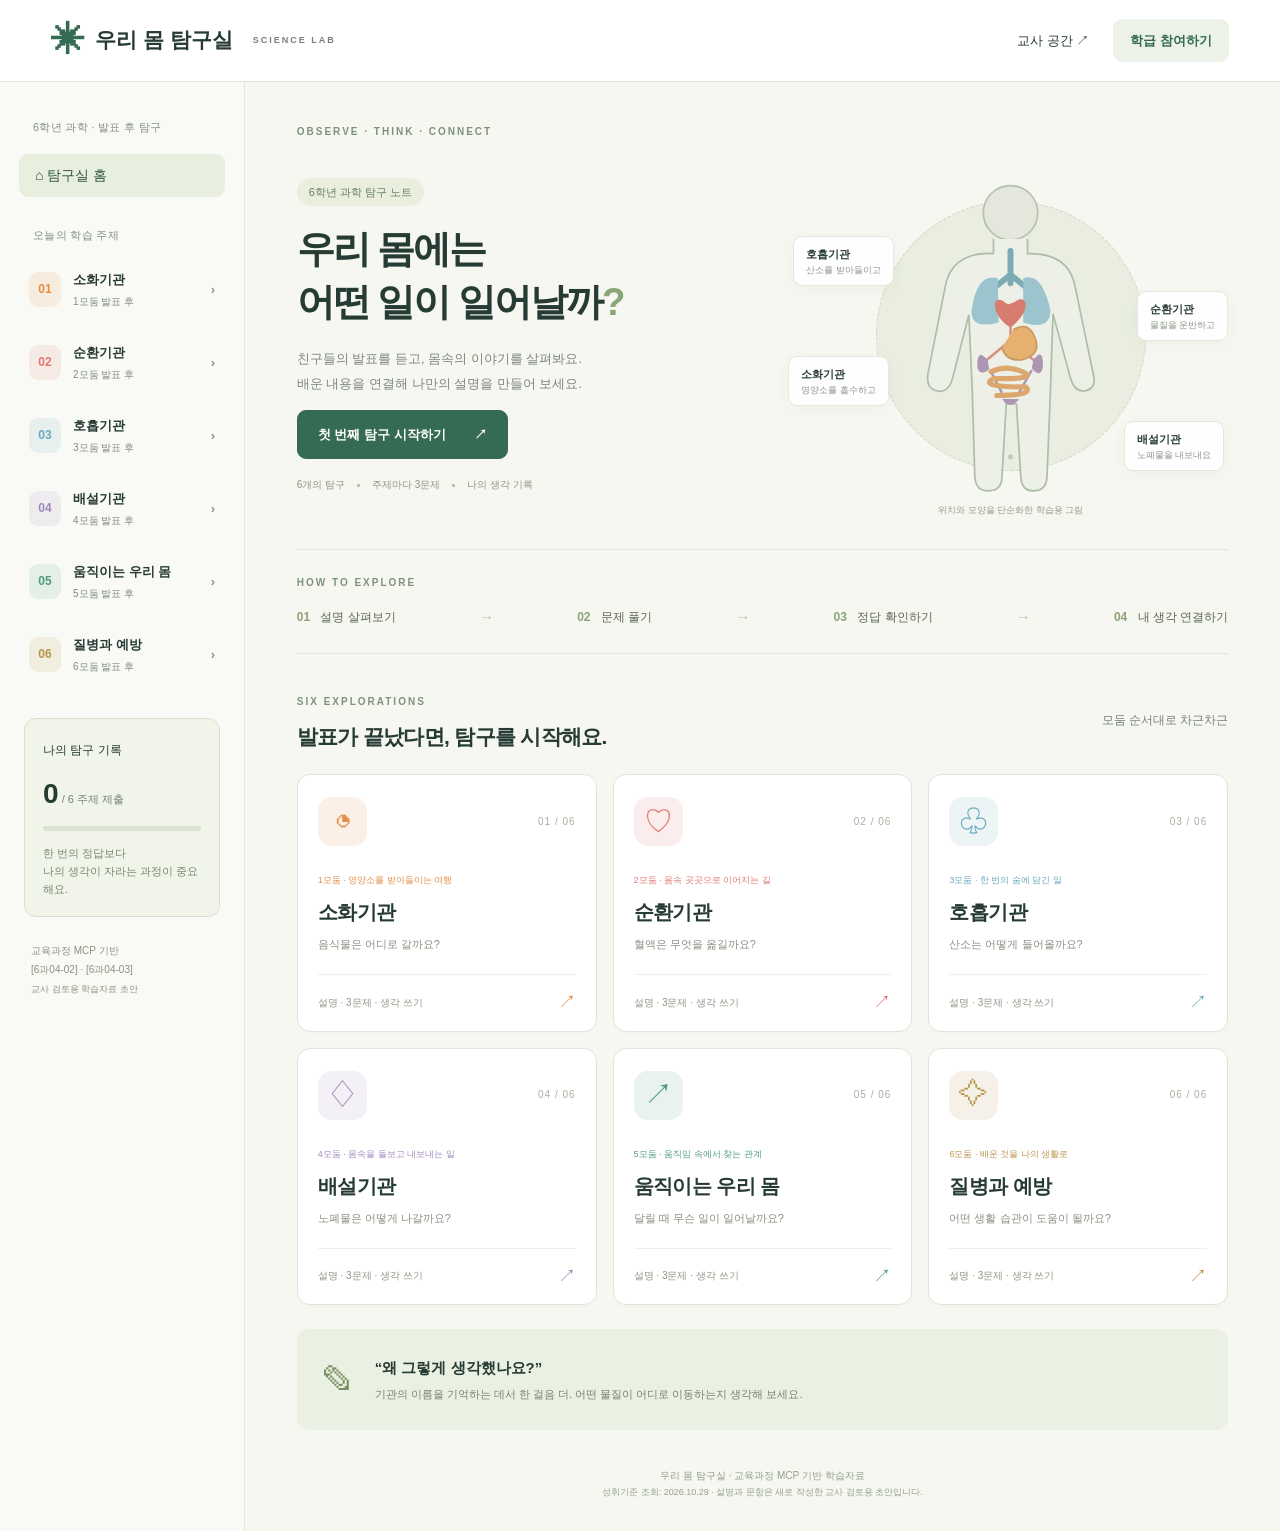
<file: docs/index.html>
﻿<!doctype html><html lang="ko"><head><meta charset="UTF-8"><meta name="viewport" content="width=device-width,initial-scale=1"><title>우리 몸 탐구실 | 6학년 과학</title><meta name="description" content="모둠 발표 후 함께 탐구하는 우리 몸의 구조와 기능"><script>window.__BODY_BACKEND__='https://body-lab-sixth-grade.foggybread14.chatgpt.site';</script>  <script type="module" crossorigin src="./assets/index-CZa5RGBX.js"></script>
  <link rel="stylesheet" crossorigin href="./assets/index-FiulSIOw.css">
</head><body><div id="root"></div></body></html>
</file>
<file: docs/assets/index-FiulSIOw.css>
:root{--ink:#273b35;--muted:#75827c;--green:#356b52;--line:#e1e7dc;--paper:#fff;--bg:#f6f7f1}*{box-sizing:border-box}body{background:var(--bg);color:var(--ink);margin:0;font-family:Malgun Gothic,Apple SD Gothic Neo,sans-serif;font-size:15px;line-height:1.65}button,input,textarea,select{font:inherit}button,a,input,textarea,summary{outline-offset:4px}button{cursor:pointer;border:1px solid var(--line);color:var(--ink);background:#fff;border-radius:9px;padding:10px 16px}button:hover{filter:brightness(.97)}button:disabled{cursor:not-allowed;opacity:.5}a{color:inherit;text-decoration:none}h1,h2,h3,p{margin-top:0}h2{letter-spacing:-.7px;font-size:22px}h3{font-size:21px}small{font-size:12px;font-weight:400}.topbar{border-bottom:1px solid var(--line);z-index:2;background:#fff;justify-content:space-between;align-items:center;height:82px;padding:0 4%;display:flex;position:relative}.brand{align-items:center;gap:10px;font-size:21px;font-weight:800;display:flex}.brand-symbol{color:var(--green);font-size:34px}.brand-small{letter-spacing:2px;color:var(--muted);margin-left:10px;font-size:9px}.topbar nav{align-items:center;gap:24px;font-size:13px;display:flex}.small-button{color:var(--green);background:#edf2e8;border-color:#0000;font-weight:700}.shell{grid-template-columns:245px minmax(0,1fr);max-width:1600px;margin:auto;display:grid}aside{border-right:1px solid var(--line);background:#f9faf5;min-height:calc(100vh - 82px);padding:36px 19px}.sidebar-label{color:#829084;letter-spacing:.3px;padding:0 14px;font-size:11px}.spaced{margin:29px 0 12px}.nav-home{text-align:left;background:0 0;border:none;width:100%;margin-top:18px;font-size:14px}.selected{color:#31593e!important;background:#e9efdf!important}.lesson-nav{text-align:left;background:0 0;border:0;align-items:center;gap:12px;width:100%;margin-bottom:6px;padding:13px 10px;font-size:13px;font-weight:700;display:flex}.lesson-nav small{color:#7f8c80;margin-top:3px;font-size:10px;display:block}.nav-num{border-radius:9px;place-items:center;min-width:32px;height:35px;font-size:12px;display:grid}.nav-check{color:#899683;margin-left:auto}.progress-card{background:#f1f4e9;border:1px solid #d8e1cf;border-radius:12px;margin:30px 5px 0;padding:18px}.progress-card>span{font-size:12px}.progress-card strong{margin:9px 0;font-size:28px;display:block}.progress-card strong small{color:var(--muted);font-size:11px}.progress-track{background:#dce4d1;border-radius:9px;height:5px;overflow:hidden}.progress-track i{background:#72895c;height:100%;display:block}.progress-card p{color:#7a866f;margin:13px 0 0;font-size:11px}.source-note{color:#89917f;padding:24px 12px;font-size:10px;line-height:1.9}.source-note span{font-size:9px}main{min-width:0;padding:42px 5% 20px}.eyebrow{letter-spacing:2px;color:#7e927b;font-size:10px;font-weight:800}.hero{grid-template-columns:1.1fr 1fr;align-items:center;gap:18px;min-height:390px;display:grid}.pill{color:#66805c;background:#e9eedf;border-radius:30px;margin-bottom:16px;padding:5px 12px;font-size:11px;display:inline-block}.hero h1{letter-spacing:-2px;margin-bottom:18px;font-size:clamp(30px,3vw,46px);font-weight:800;line-height:1.4}.hero h1 span{color:#8aa675}.hero p{color:#7c877c;font-size:13px;line-height:1.9}.primary{background:var(--green);border-color:var(--green);color:#fff;padding:13px 20px;font-size:13px;font-weight:700}.primary span{margin-left:25px}.hero-caption{color:#8b9585;align-items:center;gap:12px;margin-top:18px;font-size:10px;display:flex}.hero-caption i{background:#aeb9a4;border-radius:50%;width:3px;height:3px}.body-illustration{justify-content:center;align-items:center;height:360px;display:flex;position:relative}.body-illustration svg{z-index:1;height:340px}.diagram-orbit{background:#e9eee1;border:1px dashed #ccd6c1;border-radius:50%;width:270px;height:270px;position:absolute}.diagram-label{z-index:2;background:#ffffffec;border:1px solid #e2e9dc;border-radius:9px;padding:8px 12px;font-size:11px;font-weight:700;position:absolute;box-shadow:0 4px 16px #35492e0b}.diagram-label i{color:#8a9587;font-size:9px;font-style:normal;font-weight:400;display:block}.dl1{top:80px;left:0}.dl2{top:135px;right:0}.dl3{top:200px;left:-5px}.dl4{top:265px;right:4px}.diagram-caption{color:#929c8b;font-size:9px;position:absolute;bottom:-2px}.how{border-top:1px solid var(--line);border-bottom:1px solid var(--line);margin-top:18px;padding:19px 0 23px}.how>div{justify-content:space-between;align-items:center;gap:8px;margin-top:12px;display:flex}.how b{color:#8ca37a;font-size:12px}.how b span{color:#596851;margin-left:7px;font-weight:500}.how em{color:#bdc7b2;font-style:normal}.section-head{justify-content:space-between;align-items:center;gap:15px;display:flex}.section-head h2{margin-bottom:0}.topics-heading{margin:34px 0 20px}.topics-heading h2{margin-top:7px;font-size:21px}.muted{color:var(--muted);font-size:12px}.topic-grid{grid-template-columns:repeat(3,minmax(0,1fr));gap:16px;display:grid}.topic-card{text-align:left;border:1px solid #dfe6d9;border-radius:13px;padding:22px 20px 0;transition:transform .2s,box-shadow .2s;overflow:hidden;box-shadow:0 3px 4px #253d2403}.topic-card:hover{border-color:var(--topic);transform:translateY(-4px);box-shadow:0 9px 24px #253d2410}.topic-top{justify-content:space-between;align-items:center;margin-bottom:20px;display:flex}.topic-icon{background:color-mix(in srgb,var(--topic) 13%,white);width:49px;height:49px;color:var(--topic);border-radius:14px;place-items:center;font-size:29px;display:grid}.topic-count{color:#a8b0a0;letter-spacing:1px;font-size:10px}.topic-card>small{color:var(--topic);font-size:9px}.topic-card h3{letter-spacing:-.6px;margin:5px 0 6px;font-size:20px}.topic-card p{color:#889080;min-height:20px;font-size:11px}.card-bottom{border-top:1px solid #edf0e7;justify-content:space-between;align-items:center;margin-top:19px;padding:13px 0;display:flex}.card-bottom span{color:#8d9685;font-size:10px}.card-bottom b{color:var(--topic);font-size:18px;font-weight:400}.reflection-banner{background:#eaf0e2;border-radius:12px;align-items:center;gap:20px;margin-top:24px;padding:23px 25px;display:flex}.reflection-banner>span{color:#799062;font-size:33px}.reflection-banner h3{margin-bottom:4px;font-size:15px}.reflection-banner p{color:#75836a;margin:0;font-size:11px}footer{text-align:center;color:#93a08a;padding:38px 10px 10px;font-size:10px}footer span{font-size:9px}.breadcrumb{color:#8c9685;gap:12px;font-size:12px;display:flex}.breadcrumb button{color:inherit;background:0 0;border:0;padding:0}.lesson-title{margin:27px 0}.lesson-title h1{letter-spacing:-1.4px;margin:0 0 5px;font-size:38px}.lesson-title p{color:#7c8a75;margin:0}.paper{border:1px solid var(--line);background:#fff;border-radius:15px;margin-bottom:22px;padding:30px}.paper h2{align-items:center;gap:12px;font-size:20px;display:flex}.paper h2 small{color:#8a9682;margin-left:auto}.step{color:#738865;background:#eaf0e2;border-radius:9px;place-items:center;width:31px;height:31px;font-size:12px;display:inline-grid}.explanation{margin-top:24px}.explanation p{color:#53634e;gap:13px;margin:15px 0;font-size:14px;line-height:1.9;display:flex}.explanation p b{color:#96a58a;flex-shrink:0;font-size:12px}.flow{text-align:center;background:#f7f8f2;border-radius:11px;margin-top:24px;padding:22px}.flow-label{color:#8a987c;margin-bottom:16px;font-size:11px}.flow>div{flex-wrap:wrap;justify-content:center;align-items:center;gap:7px;display:flex}.flow span{align-items:center;gap:7px;display:flex}.flow b{background:#fff;border:1px solid;border-radius:8px;padding:7px 11px;font-size:12px}.flow i{color:#9ba98e;font-style:normal}.question{border:0;border-bottom:1px solid #ebeee4;margin:0;padding:22px 0}.question legend{float:left;width:100%;margin-bottom:15px;font-size:15px;font-weight:700}.question legend span,.question-label{color:#78915f;margin-right:10px;font-size:12px}.options{clear:both;grid-template-columns:1fr 1fr;gap:10px;display:grid}.options label{cursor:pointer;border:1px solid #e2e7dc;border-radius:9px;align-items:center;gap:8px;padding:12px;font-size:13px;display:flex}.options input{accent-color:var(--green)}.options label>span{color:#87957b;font-size:10px}.options .chosen{background:#eef4e7;border-color:#8fa87a}.written{padding-top:25px;display:block}.written b{font-size:15px}textarea{resize:vertical;width:100%;color:var(--ink);background:#fbfcf8;border:1px solid #d9e2d0;border-radius:9px;margin-top:13px;padding:15px;font-size:14px;line-height:1.8;display:block}textarea::placeholder{color:#a5ae9c}input{background:#fff;border:1px solid #d6dfcc;border-radius:7px;width:100%;min-width:0;padding:10px}input[type=radio]{width:auto}.answer-paper{background:#fcfdf9}.answer-paper>p{color:#839077;font-size:13px}.score{background:#eaf1df;border-radius:10px;padding:15px;font-size:13px}.score b{color:#52743b;margin:0 15px;font-size:20px}.score span{color:#7d8d6f;font-size:11px}.answer-row{padding-top:18px;font-size:13px}.answer-row b{color:#5a7845}.answer-row p{margin:5px 0}.answer-row small{color:#8a987d}details{margin-top:20px;font-size:12px}summary{cursor:pointer;color:#658153}.thoughts{border-top:3px solid #8ea578}.thoughts h2{margin-top:12px}.thoughts label>b{font-size:15px}.submit-row{justify-content:space-between;align-items:center;gap:15px;margin-top:20px;display:flex}.practice{margin-top:25px;display:block}.practice small{color:#8d9b80;display:block}.bottom-navigation{justify-content:space-between;display:flex}.note{background:#fff6e3;margin:18px 0 0;padding:12px;font-size:12px}.join-panel{background:#fff;border:1px solid #c9d8be;border-radius:12px;margin-bottom:25px;padding:22px}.join-panel p{font-size:12px}.join-form{grid-template-columns:2fr 1fr 1.5fr auto;align-items:end;gap:12px;margin-top:20px;display:grid}.join-form label{font-size:12px}.text-button{background:0 0;border:0;font-size:12px}.status{background:#edf3e6;border:1px solid #c4d6b3;border-radius:9px;margin-bottom:18px;padding:13px 18px;font-size:13px}.teacher-main{max-width:1200px;margin:auto;padding:35px}.teacher-grid{grid-template-columns:260px 1fr;gap:24px;display:grid}.class-list button{text-align:left;width:100%;margin:10px 0;display:block}.teacher-tools{flex-wrap:wrap;gap:8px;margin:18px 0;display:flex}.teacher-tools button{font-size:12px}.danger{color:#a14d46}.table-wrap{overflow:auto}table{border-collapse:collapse;width:100%;font-size:12px}th,td{border-bottom:1px solid var(--line);text-align:left;padding:12px 9px}th{white-space:nowrap;background:#f3f6ee}td button{padding:3px 8px;font-size:11px}.teacher-answer{border:1px solid var(--line);white-space:pre-wrap;border-radius:9px;margin:15px 0;padding:18px;font-size:13px}.teacher-answer h3{margin-bottom:12px;font-size:16px}.teacher-answer p{margin-bottom:10px}.teacher-answer strong{color:#738862;font-size:12px}.teacher-code{letter-spacing:3px;font-family:monospace;font-size:22px}.teacher-warning{color:#7a866f;font-size:12px}.filters{gap:10px;margin-top:20px;display:flex}.filters select{border:1px solid var(--line);border-radius:8px;max-width:50%;padding:8px}@media (width>=1450px){main{padding-left:65px;padding-right:65px}}@media (width<=1100px){.shell{grid-template-columns:205px minmax(0,1fr)}aside{padding:28px 12px}.brand-small{display:none}.hero h1{font-size:33px}.hero{gap:5px}.diagram-label{padding:6px 8px;font-size:10px}.body-illustration{transform:scale(.9)}.topic-grid{gap:11px}.topic-card{padding:17px 15px 0}.how b{font-size:10px}.hero-caption{gap:7px}.topic-card h3{font-size:18px}}@media (width<=800px){.topbar{height:68px;padding:0 20px}.brand{font-size:17px}.topbar nav{gap:12px;font-size:11px}.small-button{padding:7px 10px;font-size:11px}.shell{display:block}aside{display:none}main{padding:25px 20px}.hero{grid-template-columns:1fr 1fr;min-height:320px}.hero h1{font-size:29px}.hero p{font-size:11px}.body-illustration{height:310px;transform:scale(.84)}.hero-caption{font-size:8px}.how em{display:none}.topics-heading h2{font-size:18px}.topics-heading>.muted{display:none}.topic-grid{grid-template-columns:repeat(2,minmax(0,1fr))}.paper{padding:22px}.teacher-main{padding:20px}.teacher-grid{grid-template-columns:1fr}.class-list{gap:8px;display:flex;overflow:auto}.class-list button{min-width:180px}.join-form{grid-template-columns:2fr 1fr 2fr}.join-form button{grid-column:1/-1}}@media (width<=520px){.hero{flex-direction:column;align-items:stretch;padding-top:25px;display:flex}.hero h1{font-size:34px}.hero p{font-size:12px}.body-illustration{width:100%;max-width:340px;height:290px;margin:auto;transform:scale(.83)}.hero-caption{font-size:10px}.how>div{grid-template-columns:1fr 1fr;row-gap:12px;display:grid}.how b{font-size:11px}.topic-card h3{font-size:17px}.topic-card p{font-size:10px}.topic-card>small,.topic-count{font-size:8px}.topic-icon{width:39px;height:39px}.topic-top{margin-bottom:14px}.card-bottom span{font-size:8px}.topic-card{padding:15px 12px 0}.topbar nav>a{font-size:10px}.brand{gap:5px;font-size:15px}.brand-symbol{font-size:24px}.paper{padding:20px 16px}.paper .section-head>.muted{display:none}.options{grid-template-columns:1fr}.paper h2 small{font-size:10px}.submit-row{flex-direction:column;align-items:stretch}.reflection-banner{gap:13px;padding:18px}.lesson-title h1{font-size:31px}.flow{padding:16px 8px}.flow b{font-size:10px}.join-form{grid-template-columns:1fr 1fr}.join-form label:first-child{grid-column:1/-1}}@media print{.topbar,aside,.primary,.bottom-navigation,.join-panel,.teacher-tools,.filters{display:none}.shell{display:block}main{padding:0}.paper,.teacher-answer{break-inside:avoid}body{background:#fff}}
</file>
